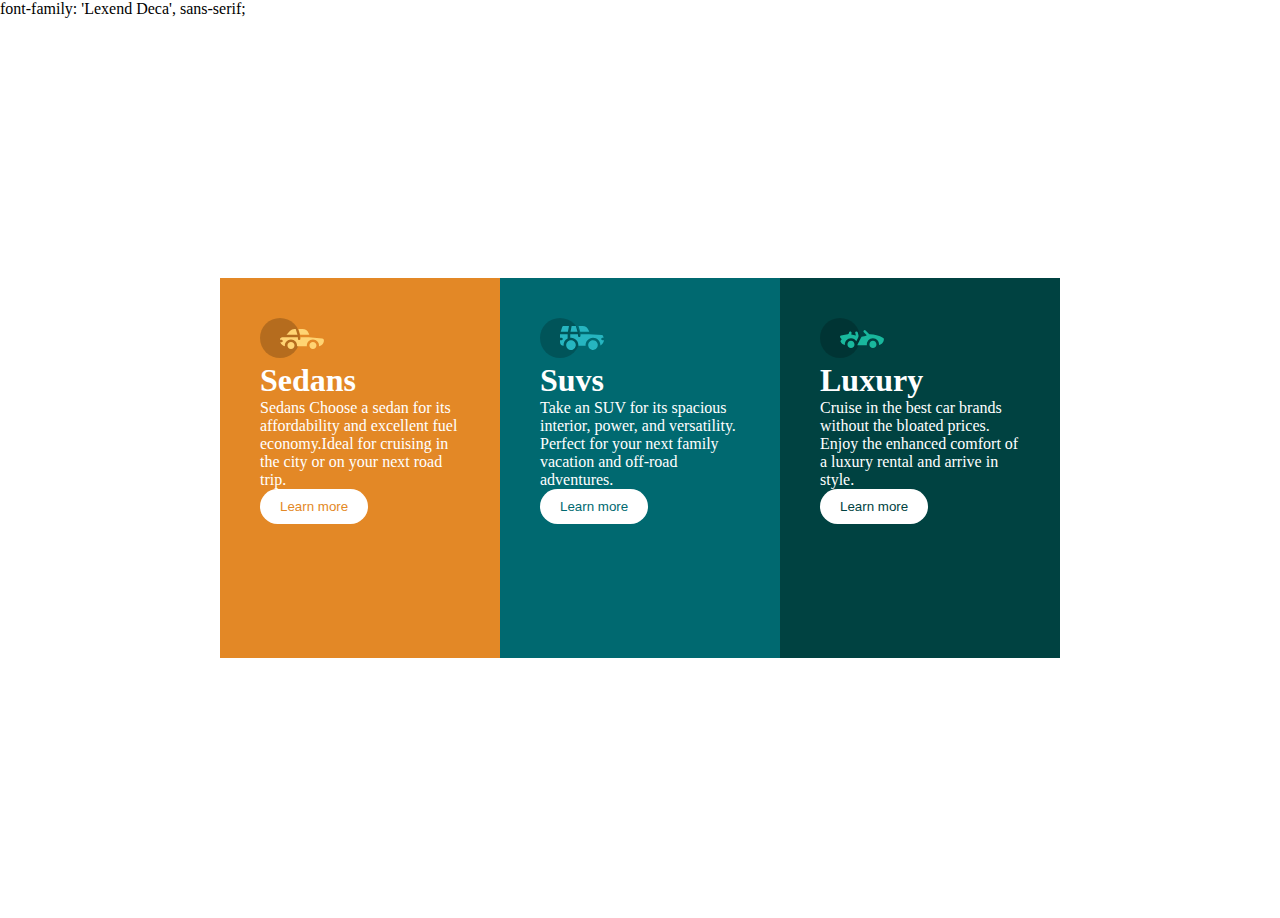
<file: 3-column-preview-card-component-main/index.html>
<!DOCTYPE html>
<html lang="en">
  <head>
    <meta charset="UTF-8" />
    <meta name="viewport" content="width=device-width, initial-scale=1.0" />
    <link
      rel="icon"
      type="image/png"
      sizes="32x32"
      href="./images/favicon-32x32.png"
    />
    <link rel="stylesheet" href="./style/style.css" />

    font-family: 'Lexend Deca', sans-serif;
  </head>
  <body>
    <div class="container">
      <div class="sedan">
        <svg width="64" height="40" xmlns="http://www.w3.org/2000/svg">
          <g fill="none" fill-rule="evenodd">
            <circle fill="#000" opacity=".201" cx="20" cy="20" r="20" />
            <path
              d="M52.936 24.11c1.942 0 3.517 1.542 3.517 3.445 0 1.903-1.575 3.445-3.517 3.445s-3.516-1.542-3.516-3.445c0-1.903 1.574-3.445 3.516-3.445zm-21.957 0c1.942 0 3.517 1.542 3.517 3.445 0 1.903-1.575 3.445-3.517 3.445s-3.516-1.542-3.516-3.445c0-1.903 1.574-3.445 3.516-3.445zm6.948-4.848v1.429c0 .716.61 1.293 1.348 1.259a1.295 1.295 0 001.225-1.295v-1.393h8.256l13.483 1.313c.956.093 1.676.881 1.676 1.814 0 2.89-2.126 5.303-4.926 5.819.397-3.557-2.458-6.62-6.053-6.62-3.646 0-6.504 3.14-6.039 6.723h-9.879c.466-3.588-2.397-6.722-6.039-6.722-3.595 0-6.45 3.062-6.052 6.62-2.14-.398-3.916-1.912-4.61-3.931h1.142c.731 0 1.32-.598 1.285-1.322-.033-.678-.629-1.2-1.322-1.2H20v-.251c0-1.274 1.066-2.243 2.306-2.243h15.62zM42.59 11c2.645 0 4.99 1.556 5.972 3.963l.726 1.779H40.17L38.413 11h4.178zm-6.865 0l1.758 5.741H26.505l3.357-3.654A6.502 6.502 0 0134.644 11h1.082z"
              fill="#FFD473"
              fill-rule="nonzero"
            />
          </g>
        </svg>
        <h1>Sedans</h1>
        <p>
          Sedans Choose a sedan for its affordability and excellent fuel
          economy.Ideal for cruising in the city or on your next road trip.
        </p>
        <button class="button-sedan">Learn more</button>
      </div>
      <div class="suvs">
        <svg width="64" height="40" xmlns="http://www.w3.org/2000/svg">
          <g fill="none" fill-rule="evenodd">
            <circle fill="#000" opacity=".201" cx="20" cy="20" r="20" />
            <path
              d="M31.002 22.358c2.917 0 5.18 2.593 4.762 5.506a4.828 4.828 0 01-2.962 3.778 4.797 4.797 0 01-5.3-1.165c-1.188-1.26-1.235-2.613-1.263-2.613-.42-2.924 1.857-5.506 4.763-5.506zm22 0c3.457 0 5.798 3.567 4.41 6.744A4.816 4.816 0 0152.3 31.94a4.826 4.826 0 01-4.06-4.077c-.42-2.915 1.846-5.506 4.762-5.506zm-15.04-6.083v1.462a1.29 1.29 0 001.352 1.29c.693-.033 1.227-.631 1.227-1.326v-1.426h8.3l13.056.716a1.29 1.29 0 011.164.917c.27.895.446 1.477.563 1.87h-1.047c-.694 0-1.291.534-1.324 1.228a1.29 1.29 0 001.288 1.352h1.445c-.164 2.225-1.57 4.193-3.6 5.05.13-4.212-3.255-7.63-7.384-7.63-4.317 0-7.762 3.718-7.358 8.086h-7.285c.43-4.655-3.503-8.531-8.131-8.046v-3.543h7.734zm-10.312 0v4.308a7.4 7.4 0 00-4.006 7.274 3.874 3.874 0 01-3.642-3.864v-1.635h1.46a1.29 1.29 0 000-2.58h-1.461v-3.213l.003-.29h7.646zm14.986-8.196c2.65 0 5 1.592 5.984 4.055l.63 1.579a5.525 5.525 0 01-.065-.004l-.026-.002-.034-.002-.022-.002a4.178 4.178 0 00-.224-.006l-.098-.001h-.039l-.136-.001h-.052l-.326-.001H40.211L38.528 8.08zm-13.632 0l-1.122 5.616h-7.144l1.47-4.71a1.29 1.29 0 011.231-.906h5.565zm6.832 0l1.683 5.615h-7.007l1.121-5.615h4.203z"
              fill="#26B5C0"
              fill-rule="nonzero"
            />
          </g>
        </svg>
        <h1>Suvs</h1>
        <p>
          Take an SUV for its spacious interior, power, and versatility. Perfect
          for your next family vacation and off-road adventures.
        </p>
        <button class="button-suvs">Learn more</button>
      </div>
      <div class="luxury">
        <svg width="64" height="40" xmlns="http://www.w3.org/2000/svg">
          <g fill="none" fill-rule="evenodd">
            <circle fill="#000" opacity=".201" cx="20" cy="20" r="20" />
            <path
              d="M30.98 22.835c1.941 0 3.516 1.604 3.516 3.583 0 1.978-1.575 3.582-3.517 3.582s-3.516-1.604-3.516-3.582c0-1.979 1.574-3.583 3.516-3.583zm21.956 0c1.942 0 3.517 1.604 3.517 3.583 0 1.978-1.575 3.582-3.517 3.582s-3.516-1.604-3.516-3.582c0-1.979 1.574-3.583 3.516-3.583zm-9.143-10.45a1.27 1.27 0 011.819 0l3.715 3.784c4.444-.115 9.7 1.142 13.964 3.753.387.237.624.664.624 1.124 0 3.006-2.126 5.514-4.926 6.05.397-3.698-2.458-6.882-6.053-6.882-3.646 0-6.504 3.264-6.039 6.99h-9.669c.76-1.544.993-2.026 1.337-2.711l.082-.162c.421-.835 1.056-2.07 2.883-5.65 1.68-.023 3.47-.408 5.247-1.403l-2.984-3.04a1.328 1.328 0 010-1.854zm-7.68 1.064c.683-.2 1.395.202 1.592.898l.749 2.652a3.46 3.46 0 01-.247 2.51l-1.733 3.395-.216.424c-1.07-1.89-3.06-3.114-5.279-3.114-3.595 0-6.45 3.184-6.052 6.885-1.832-.347-3.414-1.537-4.278-3.276a1.331 1.331 0 01.117-1.376l.955-1.303-1.325-1.295c-.751-.735-.376-2.024.64-2.231l6.614-1.346.13-.026c.092-.019.145-.03.157-.031.314-.146 1.07-.591 1.07-1.506 0-.734.592-1.327 1.316-1.31.712.016 1.268.662 1.256 1.388a4.11 4.11 0 01-.348 1.611 22.69 22.69 0 014.7 1.146l-.7-2.473a1.314 1.314 0 01.882-1.622z"
              fill="#19B89D"
              fill-rule="nonzero"
            />
          </g>
        </svg>
        <h1>Luxury</h1>
        <p>
          Cruise in the best car brands without the bloated prices. Enjoy the
          enhanced comfort of a luxury rental and arrive in style.
        </p>
        <button class="button-luxury">Learn more</button>
      </div>
    </div>
  </body>
</html>

<!-- Sedans Choose a sedan for its affordability and excellent fuel economy.
    Ideal for cruising in the city or on your next road trip. SUVs Take an SUV
    for its spacious interior, power, and versatility. Perfect for your next
    family vacation and off-road adventures. Luxury Cruise in the best car
    brands without the bloated prices. Enjoy the enhanced comfort of a luxury
    rental and arrive in style.

     <style>
      .attribution {
        font-size: 11px;
        text-align: center;
      }
      .attribution a {
        color: hsl(228, 45%, 44%);
      }
    </style>

   -->
</file>
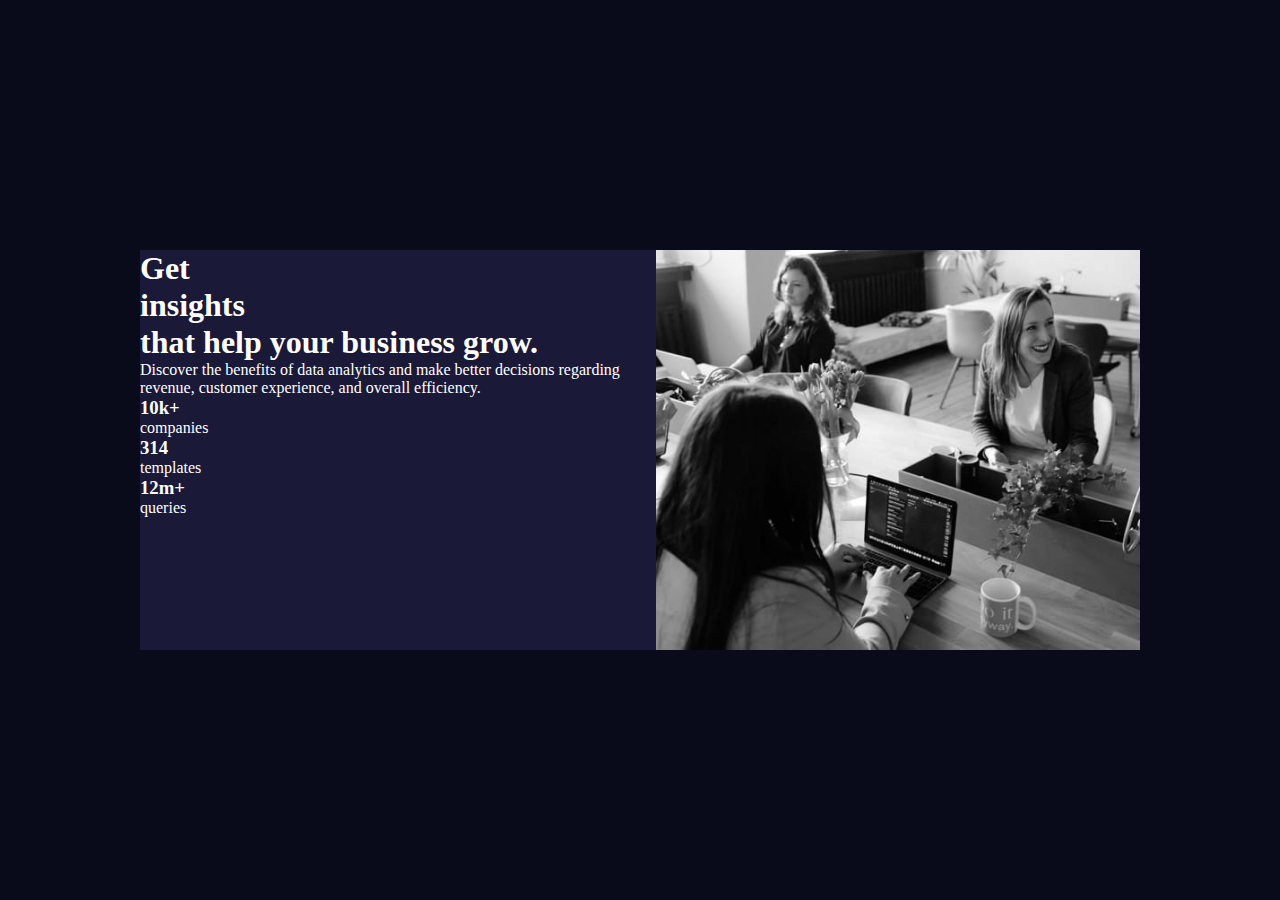
<file: stats-preview-card-component-main/index.html>
<!DOCTYPE html>
<html lang="en">
  <head>
    <meta charset="UTF-8" />
    <meta name="viewport" content="width=device-width, initial-scale=1.0" />
    <!-- displays site properly based on user's device -->

    <link
      rel="icon"
      type="image/png"
      sizes="32x32"
      href="./images/favicon-32x32.png"
    />
    <link rel="stylesheet" href="./style/style.css" />

    <title>Frontend Mentor | Stats preview card component</title>
  </head>

  <body>
    <div class="container">
      <div class="card">
        <div class="text">
          <h1>
            Get
            <h1>insights</h1>
            <h1>that help your business grow.</h1>
          </h1>
          <p>
            Discover the benefits of data analytics and make better decisions
            regarding revenue, customer experience, and overall efficiency.
          </p>
          <div class="text2">
            <h3>10k+</h3>
            <p>companies</p>
            <h3>314</h3>
            <p>templates</p>
            <h3>12m+</h3>
            <p>queries</p>
          </div>
        </div>
        <div class="image">
          <img src="./images/image-header-desktop.jpg" alt="image-header" />
        </div>
      </div>
    </div>
  </body>
</html>
</file>
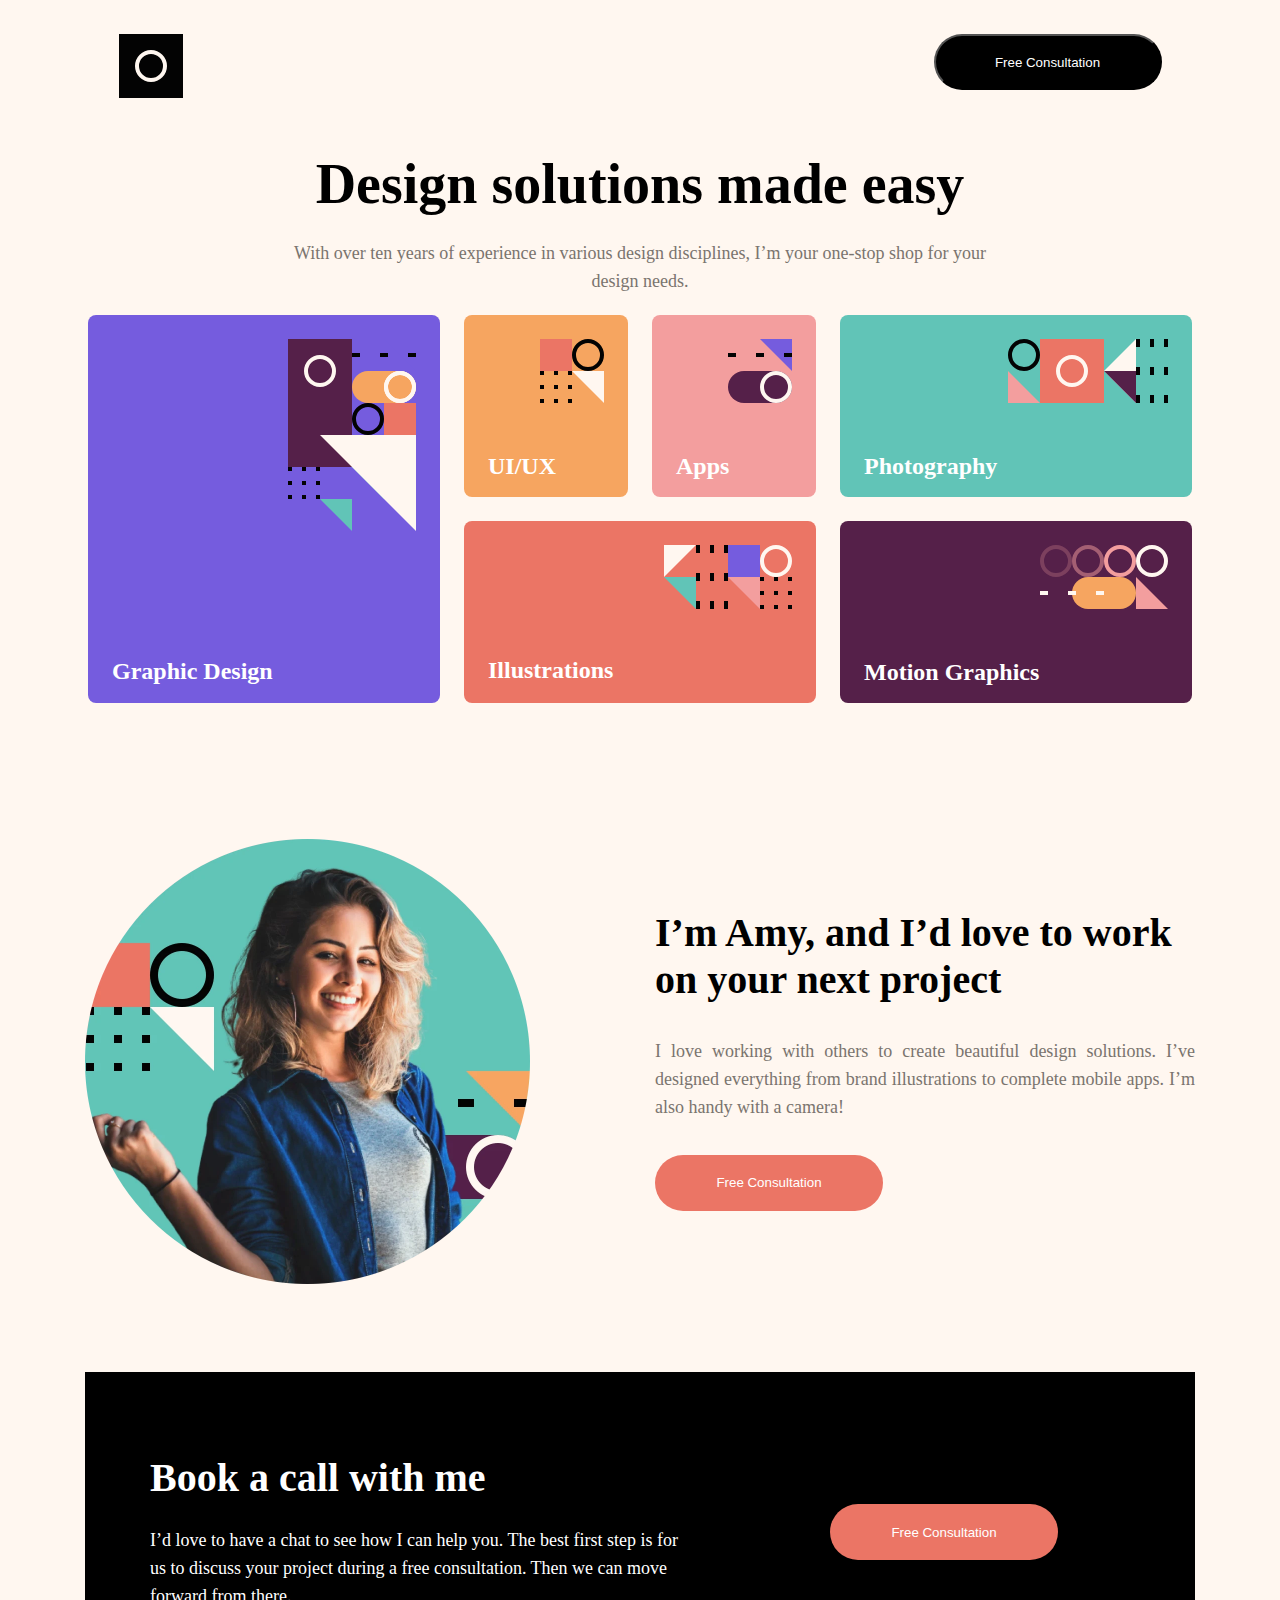
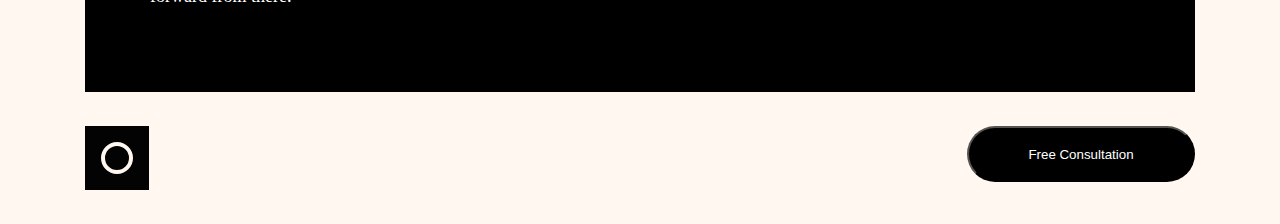
<file: single-page-design-portfolio/starter-code/index.html>
<!DOCTYPE html>
<html lang="en">
  <head>
    <meta charset="UTF-8" />
    <meta name="viewport" content="width=device-width, initial-scale=1.0" />

    <link
      rel="icon"
      type="image/png"
      sizes="32x32"
      href="./assets/favicon-32x32.png"
    />
    <link rel="stylesheet" href="./style/style.css" />
    <title>Frontend Mentor | Single-page design portfolio</title>
  </head>
  <body>
    <div class="container">
      <nav>
        <img src="./assets/logo.svg" alt="" />
        <button class="nav_button">Free Consultation</button>
      </nav>
      <div class="tittle">
        <h1>Design solutions made easy</h1>
        <p>
          With over ten years of experience in various design disciplines, I’m
          your one-stop shop for your design needs.
        </p>
      </div>
      <section class="grid_container">
        <div class="box box_graphic">
          <img src="./assets/pattern-graphic-design.svg" alt="" />
          <span>Graphic Design</span>
        </div>
        <div class="box box_ui">
          <img src="./assets/pattern-ui-ux.svg" alt="" />
          <span>UI/UX</span>
        </div>
        <div class="box box_apps">
          <img src="./assets/pattern-apps.svg" alt="" />
          <span>Apps</span>
        </div>
        <div class="box box_photo">
          <img src="./assets/pattern-photography.svg" alt="" />
          <span>Photography</span>
        </div>
        <div class="box box_ilustrations">
          <img src="./assets/pattern-illustrations.svg" alt="" />
          <span>Illustrations</span>
        </div>
        <div class="box box_motion">
          <img src="./assets/pattern-motion-graphics.svg" alt="" />
          <span>Motion Graphics</span>
        </div>
      </section>
      <section class="about_me">
        <img src="./assets/image-amy.webp" alt="" />
        <div class="container_text">
          <h2>I’m Amy, and I’d love to work on your next project</h2>
          <p>
            I love working with others to create beautiful design solutions.
            I’ve designed everything from brand illustrations to complete mobile
            apps. I’m also handy with a camera!
          </p>
          <button>Free Consultation</button>
        </div>
      </section>
      <!--  <section class="carrusel">
        <h3>My work</h3>

        <div class="carrusel_img">
          <img src="./assets/image-slide-1.jpg" alt="" />
          <img src="./assets/image-slide-2.jpg" alt="" />
          <img src="./assets/image-slide-3.jpg" alt="" />
        </div>
        <div class="carrusel_arrow">
          <img src="./assets/icon-arrow-left.svg" alt="" />
          <img src="./assets/icon-arrow-right.svg" alt="" />
        </div>
      </section> -->
      <section class="container_contact">
        <div class="contact_text">
          <h2>Book a call with me</h2>
          <p>
            I’d love to have a chat to see how I can help you. The best first
            step is for us to discuss your project during a free consultation.
            Then we can move forward from there.
          </p>
        </div>
        <div class="container_button">
          <button class="contact_button">Free Consultation</button>
        </div>
      </section>
      <footer>
        <img src="./assets/logo.svg" alt="" />
        <button class="footer_button">Free Consultation</button>
      </footer>
    </div>
  </body>
</html>
</file>
<file: 3-column-preview-card-component-main/style/style.css>
* {
  margin: 0px;
  padding: 0px;
}

.container {
  height: 100vh;
  display: flex;
  align-items: center;
  justify-content: center;
  background-color: white;
  color: white;
}

.sedan {
  background-color: hsl(31, 77%, 52%);
  width: 200px;
  height: 300px;
  padding: 40px;
}

.button-sedan {
  background-color: white;
  border: none;
  border-radius: 100px;
  padding: 10px 20px;
  color: hsl(31, 77%, 52%);
}

.suvs {
  background-color: hsl(184, 100%, 22%);
  width: 200px;
  height: 300px;
  padding: 40px;
}
.button-suvs {
  background-color: white;
  border: none;
  border-radius: 100px;
  padding: 10px 20px;
  color: hsl(184, 100%, 22%);
}

.luxury {
  background-color: hsl(179, 100%, 13%);
  width: 200px;
  height: 300px;
  padding: 40px;
}

.button-luxury {
  background-color: white;
  border: none;
  border-radius: 100px;
  padding: 10px 20px;
  color: hsl(179, 100%, 13%);
}
</file>
<file: stats-preview-card-component-main/style/style.css>
* {
  margin: 0;
  padding: 0;
  background-color: hsl(244, 38%, 16%);
}

.container {
  height: 100vh;
  display: flex;
  align-items: center;
  justify-content: center;
  background-color: hsl(233, 47%, 7%);
}
.card {
  display: flex;
  width: 1000px;
  height: 400px;
  border-radius: 10px;
}

.text {
  color: white;
}

.text h1 {
  color: white;
  display: flex;
}

.image img {
  height: 100%;
  max-height: 100%;
  margin: 0;
}
</file>
<file: single-page-design-portfolio/starter-code/style/style.css>
* {
  margin: 0;
  padding: 0;
  box-sizing: border-box;
}

body {
  margin: 0 auto;
  display: flex;
  justify-content: center;
  align-items: center;
  background-color: #fff7f0;
}

.container {
  max-width: 1440px;
  display: flex;
  justify-content: center;
  align-items: center;
  flex-direction: column;
  overflow: hidden;
}

nav {
  display: flex;
  justify-content: space-between;
  padding: 34px;
  width: 1111px;
  /* height: 64px; */
}

.nav_button {
  border-radius: 28px;
  background-color: #000;
  color: #fff;
  height: 56px;
  width: 228px;
}

.tittle {
  text-align: center;
  padding: 20px;
}

.tittle h1 {
  font-size: 56px;
  font-style: normal;
  font-weight: 700;
  line-height: normal;
}

.tittle p {
  color: #7a746e;
  width: 730px;
  font-size: 18px;
  line-height: 28px;
  font-style: normal;
  font-weight: 500;
  margin-top: 23px;
}

.grid_container {
  display: grid;
  grid-template-columns: repeat(6, 164px);
  grid-template-rows: repeat(2, 182px);
  grid-column-gap: 24px;
  grid-row-gap: 24px;
  margin-bottom: 136px;
}

.box {
  border-radius: 8px;
}

.box span {
  color: #fff;
  font-size: 24px;
  font-weight: bold;
  line-height: 30px;
  padding: 24px;
  float: left;
}

.box img {
  float: right;
  padding-top: 24px;
  padding: 24px;
}

.box_graphic {
  background-color: #755cde;
  grid-column: 1/3;
  grid-row: 1/3;
}

.box_graphic span {
  margin-top: 77px;
}

.box_ui {
  background-color: #f6a560;
  grid-column: 3/4;
}

.box_apps {
  background-color: #f39e9e;
  grid-column: 4/5;
}

.box_photo {
  background-color: #61c4b7;
  grid-column: 5/7;
}

.box_ilustrations {
  background-color: #eb7565;
  grid-column: 3/5;
}

.box_ilustrations span {
  margin-top: 110px;
}

.box_motion {
  background-color: #552049;
  grid-column: 5/7;
}

.about_me {
  display: flex;
  justify-content: space-between;
  align-items: center;
  width: 1110px;
  height: 445px;
  margin-bottom: 88px;
}

.about_me img {
  width: 445px;
  height: 445px;
}

.container_text {
  width: 540px;
  height: 306px;
}

.container_text h2 {
  font-size: 40px;
  font-style: normal;
  font-weight: 700;
  line-height: normal;
  padding-bottom: 34px;
}

.container_text p {
  font-size: 18px;
  font-style: normal;
  font-weight: 500;
  line-height: 28px;
  padding-bottom: 34px;
  color: #7a746e;
  text-align: justify;
}

.about_me button {
  width: 228px;
  height: 56px;
  background: #eb7565;
  border-radius: 28px;
  color: #fff;
  border: none;
}

.carrusel {
  width: 100%;
}

.carrusel h3 {
  margin-bottom: 56px;
  font-size: 32px;
  font-style: normal;
  font-weight: 700;
  line-height: normal;
  text-align: center;
}
.carrusel_img {
  display: flex;
  gap: 56px;
}

.carrusel_img img {
  /*  width: 540px;
  height: 360px; */
}

.container_contact {
  display: flex;
  justify-content: space-between;
  align-items: center;
  width: 1110px;
  height: 320px;
  background-color: #000;
}

.contact_text {
  color: #fff;
}

.contact_text h2 {
  font-size: 40px;
  font-style: normal;
  font-weight: 700;
  line-height: normal;

  margin-left: 65px;
  width: 540px;
}

.contact_text p {
  font-size: 18px;
  font-style: normal;
  font-weight: 500;
  line-height: 28px;
  margin-top: 25px;
  margin-left: 65px;
  width: 540px;
}

.container_button {
  padding: 140px;
}
.contact_button {
  width: 228px;
  height: 56px;
  background: #eb7565;
  border-radius: 28px;
  color: #fff;
  border: none;
}

footer {
  display: flex;
  justify-content: space-between;
  margin: 34px 0;
  width: 1110px;
}

.footer_button {
  border-radius: 28px;
  background-color: #000;
  color: #fff;
  height: 56px;
  width: 228px;
}
</file>
